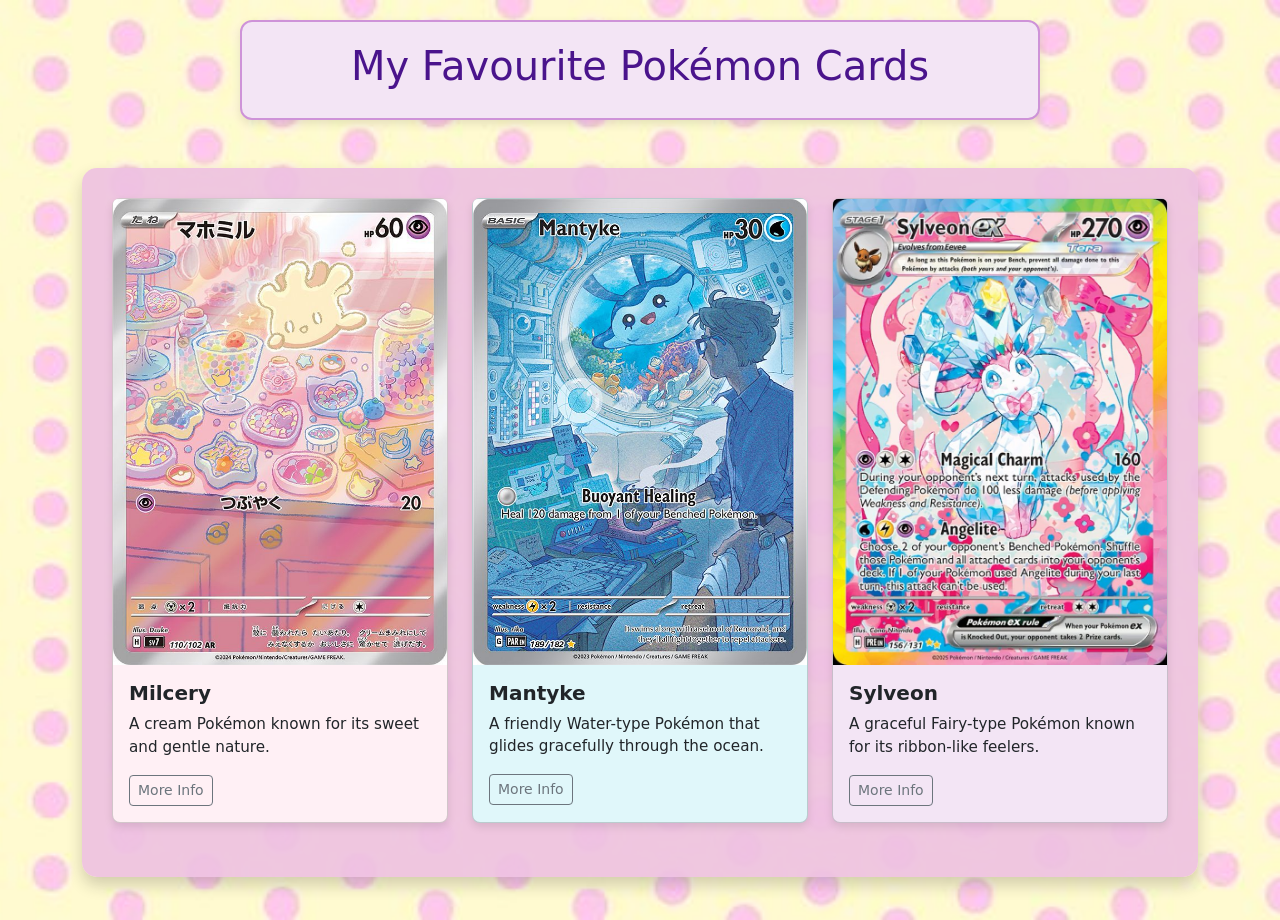
<file: pokemon card page/index.html>
<!DOCTYPE html>
<html lang="en">
<head>
  <meta charset="UTF-8" />
  <meta name="viewport" content="width=device-width, initial-scale=1" />
  <title>My Pokémon Card Gallery</title>

  <!-- Bootstrap CSS -->
  <link
    href="https://cdn.jsdelivr.net/npm/bootstrap@5.3.8/dist/css/bootstrap.min.css"
    rel="stylesheet"
    crossorigin="anonymous"
  />

  <!-- Custom CSS -->
  <style>
    /* background for each cards */
    .card-one {
      background-color: #fff0f5; 
    }

    .card-two {
      background-color: #e0f7fa; 
    }

    .card-three {
      background-color: #f3e5f5; 
    }

    /* Hover effects */
    .card-one:hover {
      background-color: #ffe6f0;
    }

    .card-two:hover {
      background-color: #ccf2f7;
    }

    .card-three:hover {
      background-color: #e6ccf2;
    }

    /* Card styling */
    .card {
      border-radius: 8px;
      box-shadow: 0 4px 8px rgba(0, 0, 0, 0.1);
      transition: transform 0.3s ease, box-shadow 0.3s ease;
    }

    .card:hover {
      transform: scale(1.03);
      box-shadow: 0 0.5rem 1rem rgba(0, 0, 0, 0.15);
    }

    .card-title {
      font-weight: bold;
      font-size: 1.25rem;
    }

    .card-text {
      font-size: 0.95rem;
    }

    /* Header box style */
    .custom-header {
      background-color: #f3e5f5;
      color: #4a148c;
      padding: 20px;
      margin: 20px auto;
      max-width: 800px;
      border: 2px solid #ce93d8;
      border-radius: 12px;
      box-shadow: 0 4px 10px rgba(0, 0, 0, 0.1);
      text-align: center;
    }

    /* Background image */
    body {
      background-color: #e7b5c9;
      background-image: url('image/background.jpeg');
      background-repeat: no-repeat;
      background-position: center;
      background-size: cover;
      background-attachment: scroll;
      min-height: 100vh;
    }

    /* Card container box */
    .card-box {
      background: rgba(238, 193, 225, 0.9); 
      border-radius: 15px;
      box-shadow: 0 8px 16px rgba(30, 29, 29, 0.2);
      padding: 30px;
    }
  </style>
</head>

<body>
  <!-- Header -->
  <header class="custom-header">
    <h1>My Favourite Pokémon Cards</h1>
  </header>

  <!-- Card Container -->
  <div class="container my-5">
    <div class="card-box">
      <div class="row">
        <!-- Card 1: Milcery -->
        <div class="col-md-4 mb-4">
          <div class="card card-one h-100">
            <img src="image/card1.jpeg" class="card-img-top img-fluid" alt="Milcery" />
            <div class="card-body">
              <h5 class="card-title">Milcery</h5>
              <p class="card-text">
                A cream Pokémon known for its sweet and gentle nature.
              </p>
              <button class="btn btn-sm btn-outline-secondary" type="button" data-bs-toggle="collapse" data-bs-target="#MilceryInfo" aria-expanded="false" aria-controls="MilceryInfo">
                More Info
              </button>
              <div class="collapse mt-2" id="MilceryInfo">
                <div class="card card-body">
                  Milcery is known to evolve into Alcremie when it is exposed to certain conditions, such as spinning while holding a Sweet item. It is often found in areas abundant with flowers and is said to have a sweet aroma that attracts other Pokémon.
                </div>
              </div>
            </div>
          </div>
        </div>

        <!-- Card 2: Mantyke -->
        <div class="col-md-4 mb-4">
          <div class="card card-two h-100">
            <img src="image/card2.jpeg" class="card-img-top img-fluid" alt="Mantyke" />
            <div class="card-body">
              <h5 class="card-title">Mantyke</h5>
              <p class="card-text">
                A friendly Water-type Pokémon that glides gracefully through the ocean.
              </p>
              <button class="btn btn-sm btn-outline-secondary" type="button" data-bs-toggle="collapse" data-bs-target="#MantykeInfo" aria-expanded="false" aria-controls="MantykeInfo">
                More Info
              </button>
              <div class="collapse mt-2" id="MantykeInfo">
                <div class="card card-body">
                  Mantyke is often seen swimming alongside boats and is known to be very social, frequently forming groups with other Mantyke. It evolves into Mantine when leveled up while knowing the move Water Sport.
                </div>
              </div>
            </div>
          </div>
        </div>

        <!-- Card 3: Sylveon -->
        <div class="col-md-4 mb-4">
          <div class="card card-three h-100">
            <img src="image/card3.jpeg" class="card-img-top img-fluid" alt="Sylveon" />
            <div class="card-body">
              <h5 class="card-title">Sylveon</h5>
              <p class="card-text">
                A graceful Fairy-type Pokémon known for its ribbon-like feelers.
              </p>
              <button class="btn btn-sm btn-outline-secondary" type="button" data-bs-toggle="collapse" data-bs-target="#SylveonInfo" aria-expanded="false" aria-controls="SylveonInfo">
                More Info
              </button>
              <div class="collapse mt-2" id="SylveonInfo">
                <div class="card card-body">
                  Sylveon is one of the evolutions of Eevee and is known for its affectionate nature. It uses its ribbon-like feelers to emit a soothing aura that can calm conflicts and bring peace to those around it.
                </div>
              </div>
            </div>
          </div>
        </div>

      </div>
    </div>
  </div>

  <!-- Bootstrap JS -->
  <script
    src="https://cdn.jsdelivr.net/npm/bootstrap@5.3.8/dist/js/bootstrap.bundle.min.js"
    crossorigin="anonymous"
  ></script>
</body>
</html>
</file>
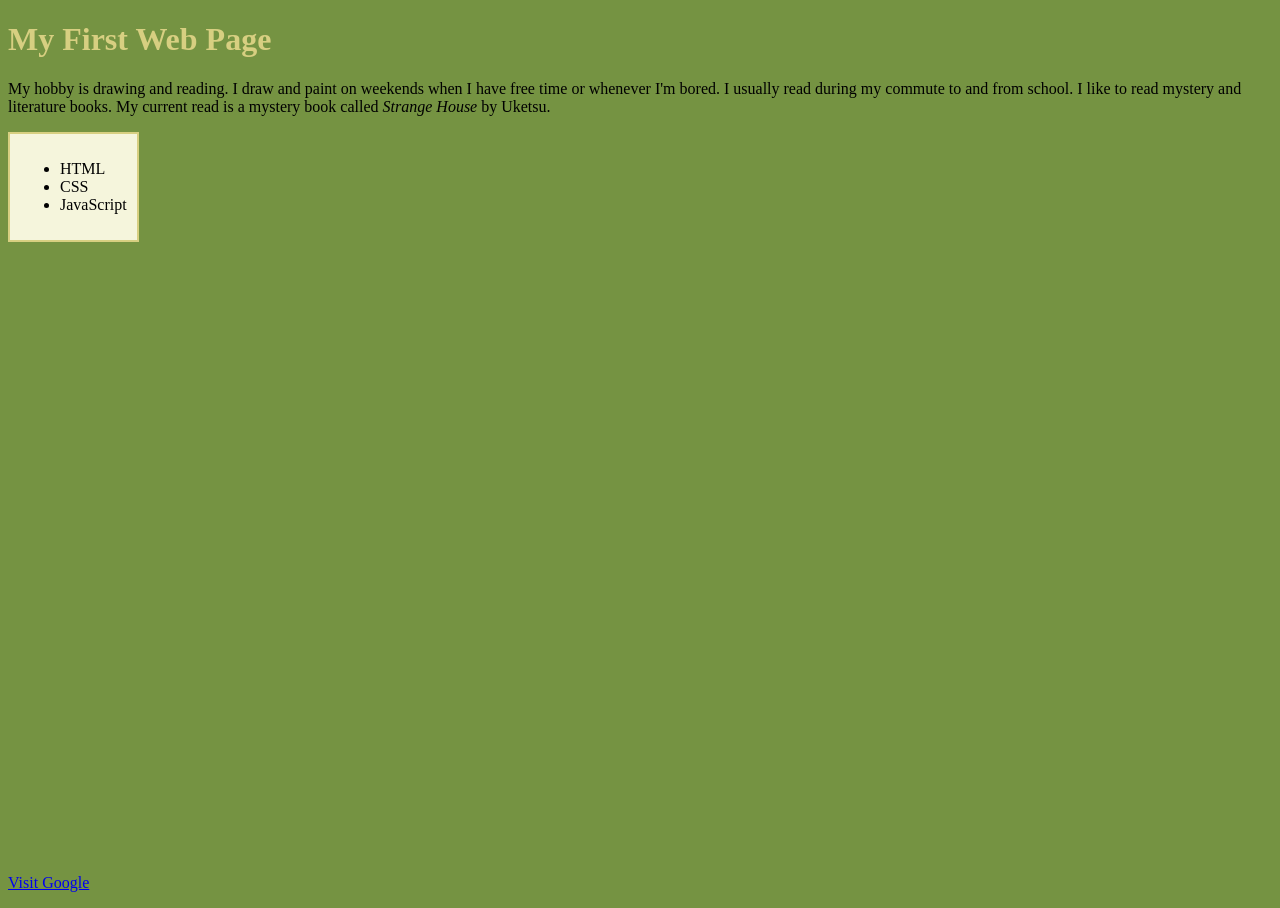
<file: my_first_page.html>
<!DOCTYPE html>
<html lang="en">
<head>
    <meta charset="UTF-8">
    <meta http-equiv="X-UA-Compatible" content="IE=edge">
    <meta name="viewport" content="width=device-width, initial-scale=1.0">
    <title>My First Attempt</title>
    <style>
        body {
            background-color: rgb(117, 147, 66);
        }
        h1 {
            color: rgb(215, 207, 129);
        }
    </style>
</head>
<body>
    <h1>My First Web Page</h1>

    <p>
        My hobby is drawing and reading. 
        I draw and paint on weekends when I have free time or whenever I'm bored.
        I usually read during my commute to and from school. I like to read mystery and literature books.
        My current read is a mystery book called <em>Strange House</em> by Uketsu.
    </p>


    <div style="border: 2px solid #d7cf81; padding: 10px; width: fit-content; background-color: #f5f5dc;">
    <ul>
        <li>HTML</li>
        <li>CSS</li>
        <li>JavaScript</li>
    </ul>
    </div>

    <iframe src="https://assets.pinterest.com/ext/embed.html?id=230105862210207689"
            height="612" width="345" frameborder="0" scrolling="no"></iframe>

    <p><a href="https://www.google.com/search?q=Google.com" target="_blank">Visit Google</a></p>
</body>
</html>
</file>
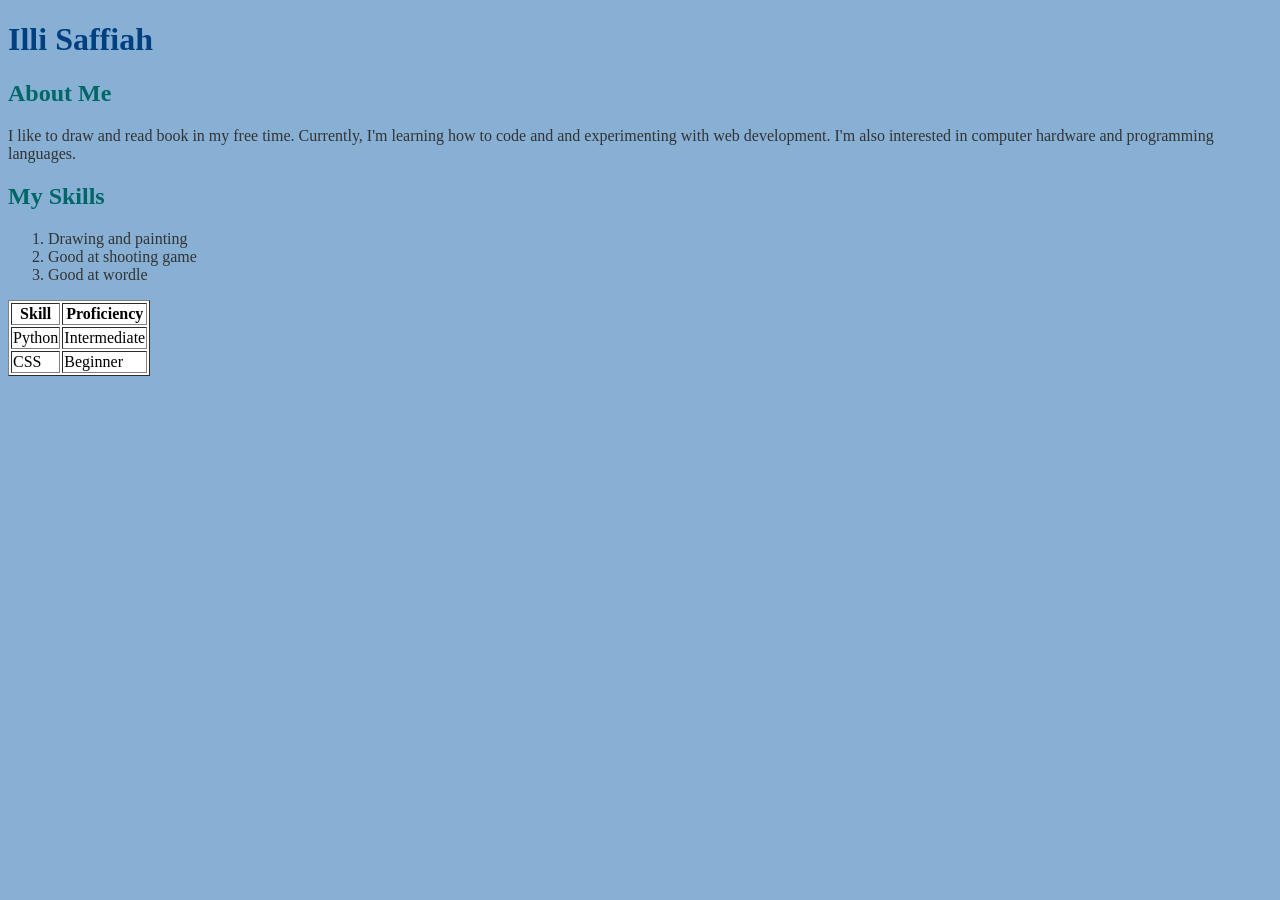
<file: profile.html>
<!DOCTYPE html>
<html lang="en">
<head>
  <meta charset="UTF-8">
  <meta charset="UTF-8">
    <meta http-equiv="X-UA-Compatible" content="IE=edge">
    <meta name="viewport" content="width=device-width, initial-scale=1.0">

  <title>Illi's Profile</title>
  <style>
    body {
      background-color: #87b0d4;
      color: #333333;          
    }

    h1 {
      color: #004080;            
    }

    h2 {
      color: #006666;            
    }

    table {
      background-color: #ffffff; 
      color: #000000;            
    }
  </style>
</head>
<body>

  <h1>Illi Saffiah</h1>

  <h2>About Me</h2>
  <p>
    I like to draw and read book in my free time. Currently, I'm learning how to code and and experimenting with web development. 
    I'm also interested in computer hardware and programming languages.
  </p>

  <h2>My Skills</h2>
  <ol>
    <li>Drawing and painting</li>
    <li>Good at shooting game</li>
    <li>Good at wordle</li>
  </ol>

  <table border="1">
    <tr>
      <th>Skill</th>
      <th>Proficiency</th>
    </tr>
    <tr>
      <td>Python</td>
      <td>Intermediate</td>
    </tr>
    <tr>
      <td>CSS</td>
      <td>Beginner</td>
    </tr>
  </table>

</body>
</html>
</file>
